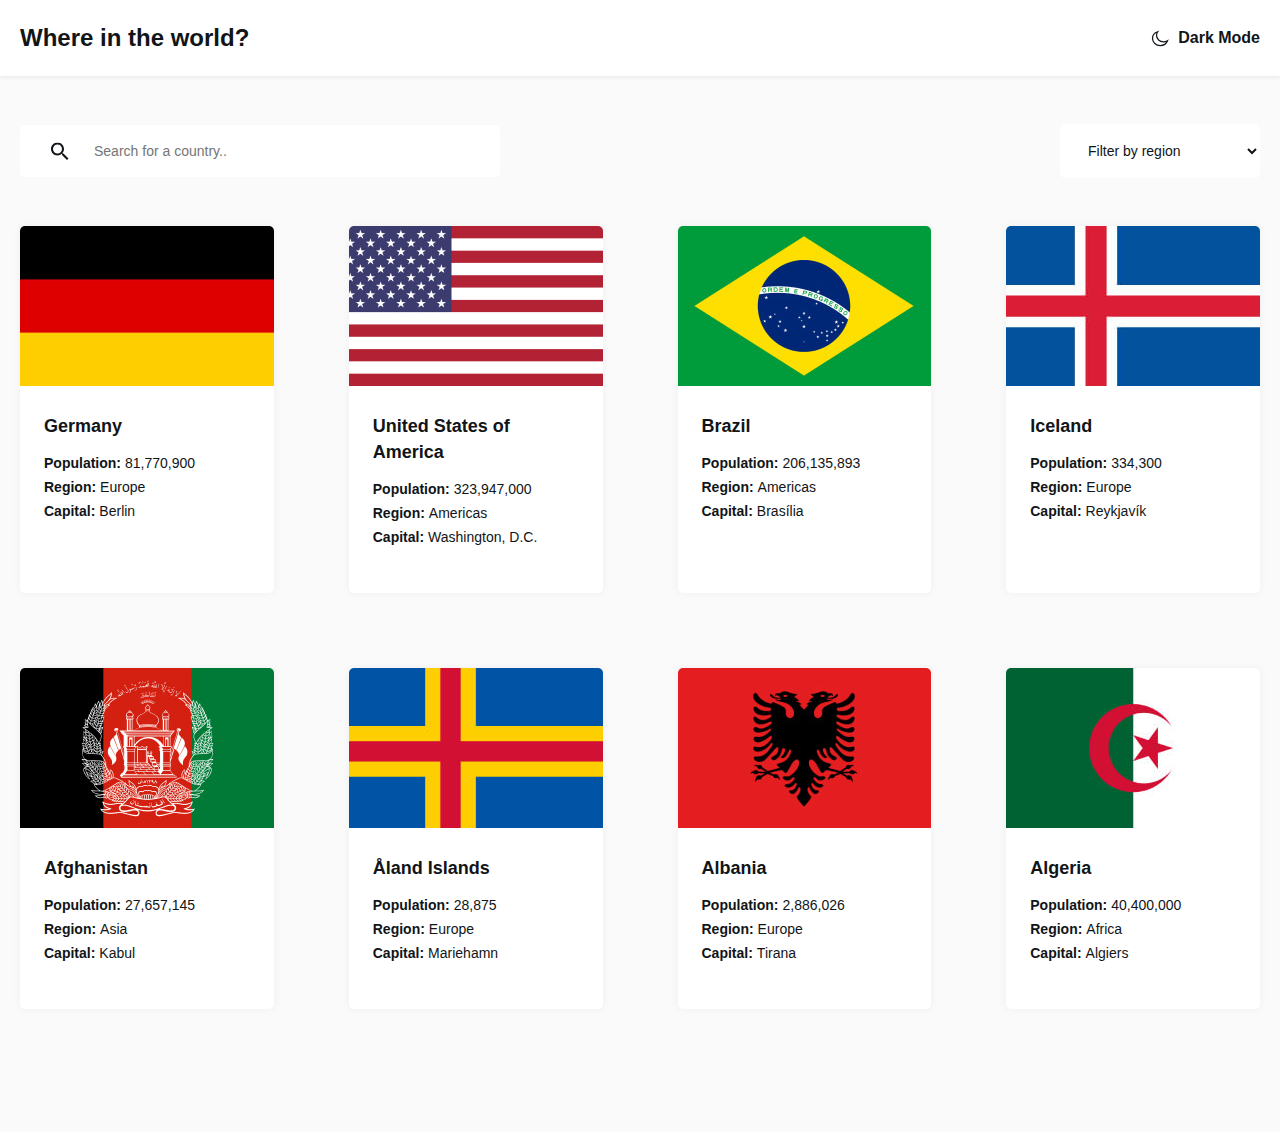
<file: index.html>
<!DOCTYPE html>
<html lang="en">
<head>
  <meta charset="UTF-8">
  <meta http-equiv="X-UA-Compatible" content="IE=edge">
  <meta name="viewport" content="width=device-width, initial-scale=1.0">
  <title>Countries</title>

  <!-- Stylesheets -->
  <link rel="stylesheet" href="css/normalize.css">
  <link rel="stylesheet" href="css/styles.css">
</head>
<body>
  <!-- site header -->
  <header class="site-header">
    <div class="site-header-container container">
      <a href="index.html" class="site-header-logo">Where in the world?</a>
      <button class="site-header-theme-toggler" type="button">
        <span class="site-header-theme-toggler-inner">
          <svg class="site-header-theme-toggler-icon" xmlns="http://www.w3.org/2000/svg" width="20" height="20">
            <path fill="#fff" fill-rule="evenodd" stroke="currentColor" stroke-width="1.25"
              d="M13.553 13.815c-3.884 0-7.034-2.887-7.034-6.447 0-1.343.448-2.586 1.212-3.618-3.04.945-5.231 3.581-5.231 6.688 0 3.9 3.45 7.062 7.704 7.062 3.389 0 6.266-2.007 7.296-4.796a7.458 7.458 0 0 1-3.947 1.111Z"
              clip-rule="evenodd" />
          </svg>
          <span class="site-header-theme-toggler-text">Dark Mode</span>
        </span>
      </button>
    </div>
  </header>
  <main class="main-content">
    <div class="container">
      <section>
        <!-- <h2>Filterlar</h2> -->
        <form class="filters" action="https://echo.htmlacademy.ru" method="GET">
          <div class="filters-search-wrapper">
            <svg class="filters-search-icon" xmlns="http://www.w3.org/2000/svg" width="18" height="18" fill="none"><path fill="currentColor" fill-rule="evenodd" d="M12.5 11h-.8l-.3-.3c1-1.1 1.6-2.6 1.6-4.2C13 2.9 10.1 0 6.5 0S0 2.9 0 6.5 2.9 13 6.5 13c1.6 0 3.1-.6 4.2-1.6l.3.3v.8l5 5 1.5-1.5-5-5Zm-6 0C4 11 2 9 2 6.5S4 2 6.5 2 11 4 11 6.5 9 11 6.5 11Z" clip-rule="evenodd"/></svg>

            <input class="filters-search-input" type="search" name="search" placeholder="Search for a country.."
            aria-label="Country name" required>
          </div>
          <select class="filters-region-select" name="region" aria-label="Regions">
            <option selected disabled>Filter by region</option>
            <option>Africa</option>
            <option>America</option>
            <option>Asia</option>
            <option>Europe</option>
            <option>Oceania</option>
          </select>
        </form>
      </section>
      <!-- countries -->
      <section class="index-countries">
        <!-- <h2>Countries list</h2> -->
        <ul class="index-countries-list">
          <li class="index-countries-item">
            <div class="index-country">
              <img class="index-country-flag" src="img/Flag_of_Germany.jpg" alt="Germany flag" width="264" height="160"
               srcset="img/Flag_of_Germany.jpg 1x, img/Flag_of_Germany@2x.jpg 2x">
              <div class="index-country-info">
                <h3 class="index-country-name">
                  <a class="index-country-link" href="countries.html">Germany</a> </h3>
                <dl class="index-country-details">
                  <div class="index-country-detail-item">
                    <dt class="index-country-details-title">Population:</dt>
                    <dd class="index-country-details-value">81,770,900</dd>
                  </div>
                  <div class="index-country-detail-item">
                    <dt class="index-country-details-title">Region:</dt>
                    <dd class="index-country-details-value">Europe</dd>
                  </div>
                  <div class="index-country-detail-item">
                    <dt class="index-country-details-title">Capital: </dt>
                    <dd class="index-country-details-value">Berlin</dd>
                  </div>
                </dl>
              </div>
            </div>
          </li>
          <li class="index-countries-item">
            <div class="index-country">
              <img class="index-country-flag" src="img/Flag_of_USA.jpg" alt="USA flag" width="264" height="160"
                srcset="img/Flag_of_USA.jpg 1x, img/Flag_of_USA@2x.jpg 2x">
              <div class="index-country-info">
                <h3 class="index-country-name">
                  <a class="index-country-link" href="countries.html">United States of America</a> </h3>
                <dl class="index-country-details">
                  <div class="index-country-detail-item">
                    <dt class="index-country-details-title">Population:</dt>
                    <dd class="index-country-details-value">323,947,000</dd>
                  </div>
                  <div class="index-country-detail-item">
                    <dt class="index-country-details-title">Region:</dt>
                    <dd class="index-country-details-value">Americas</dd>
                  </div>
                  <div class="index-country-detail-item">
                    <dt class="index-country-details-title">Capital: </dt>
                    <dd class="index-country-details-value">Washington, D.C.</dd>
                  </div>
                </dl>
              </div>
            </div>
          </li>
          <li class="index-countries-item">
            <div class="index-country">
              <img class="index-country-flag" src="img/Flag_of_Brazilya.jpg" alt="Brasil flag" width="264" height="160"
                srcset="img/Flag_of_Brazilya.jpg 1x, img/Flag_of_Brazilya@2x.jpg 2x">
              <div class="index-country-info">
                <h3 class="index-country-name">
                  <a class="index-country-link" href="countries.html">Brazil</a> </h3>
                <dl class="index-country-details">
                  <div class="index-country-detail-item">
                    <dt class="index-country-details-title">Population:</dt>
                    <dd class="index-country-details-value">206,135,893</dd>
                  </div>
                  <div class="index-country-detail-item">
                    <dt class="index-country-details-title">Region:</dt>
                    <dd class="index-country-details-value">Americas</dd>
                  </div>
                  <div class="index-country-detail-item">
                    <dt class="index-country-details-title">Capital: </dt>
                    <dd class="index-country-details-value">Brasília</dd>
                  </div>
                </dl>
              </div>
            </div>
          </li>
          <li class="index-countries-item">
            <div class="index-country">
              <img class="index-country-flag" src="img/Flag_of_Iceland.jpg" alt="Iceland flag" width="264" height="160"
                srcset="img/Flag_of_Iceland.jpg 1x, img/Flag_of_Iceland@2x.jpg 2x">
              <div class="index-country-info">
                <h3 class="index-country-name">
                  <a class="index-country-link" href="countries.html">Iceland</a> </h3>
                <dl class="index-country-details">
                  <div class="index-country-detail-item">
                    <dt class="index-country-details-title">Population:</dt>
                    <dd class="index-country-details-value">334,300</dd>
                  </div>
                  <div class="index-country-detail-item">
                    <dt class="index-country-details-title">Region:</dt>
                    <dd class="index-country-details-value">Europe</dd>
                  </div>
                  <div class="index-country-detail-item">
                    <dt class="index-country-details-title">Capital: </dt>
                    <dd class="index-country-details-value">Reykjavík</dd>
                  </div>
                </dl>
              </div>
            </div>
          </li>
          <li class="index-countries-item">
            <div class="index-country">
              <img class="index-country-flag" src="img/Flag_of_Afganistan.jpg" alt="Afghanistan flag" width="264" height="160"
                srcset="img/Flag_of_Afganistan.jpg 1x, img/Flag_of_Afganistan@2x.jpg 2x">
              <div class="index-country-info">
                <h3 class="index-country-name">
                  <a class="index-country-link" href="countries.html">Afghanistan</a> </h3>
                <dl class="index-country-details">
                  <div class="index-country-detail-item">
                    <dt class="index-country-details-title">Population:</dt>
                    <dd class="index-country-details-value">27,657,145</dd>
                  </div>
                  <div class="index-country-detail-item">
                    <dt class="index-country-details-title">Region:</dt>
                    <dd class="index-country-details-value">Asia</dd>
                  </div>
                  <div class="index-country-detail-item">
                    <dt class="index-country-details-title">Capital: </dt>
                    <dd class="index-country-details-value">Kabul</dd>
                  </div>
                </dl>
              </div>
            </div>
          </li>
          <li class="index-countries-item">
            <div class="index-country">
              <img class="index-country-flag" src="img/Flag_of_Aland.jpg" alt="Aland flag" width="264" height="160"
                srcset="img/Flag_of_Aland Island.jpg 1x, img/Flag_of_Aland@2x.jpg 2x">
              <div class="index-country-info">
                <h3 class="index-country-name">
                  <a class="index-country-link" href="countries.html">Åland Islands</a> </h3>
                <dl class="index-country-details">
                  <div class="index-country-detail-item">
                    <dt class="index-country-details-title">Population:</dt>
                    <dd class="index-country-details-value">28,875</dd>
                  </div>
                  <div class="index-country-detail-item">
                    <dt class="index-country-details-title">Region:</dt>
                    <dd class="index-country-details-value">Europe</dd>
                  </div>
                  <div class="index-country-detail-item">
                    <dt class="index-country-details-title">Capital: </dt>
                    <dd class="index-country-details-value">Mariehamn</dd>
                  </div>
                </dl>
              </div>
            </div>
          </li>
          <li class="index-countries-item">
            <div class="index-country">
              <img class="index-country-flag" src="img/Flag_of_Albania.jpg" alt="Albania flag" width="264" height="160"
                srcset="img/Flag_of_Albania.jpg 1x, img/Flag_of_Albania@2x.jpg 2x">
              <div class="index-country-info">
                <h3 class="index-country-name">
                  <a class="index-country-link" href="countries.html">Albania</a> </h3>
                <dl class="index-country-details">
                  <div class="index-country-detail-item">
                    <dt class="index-country-details-title">Population:</dt>
                    <dd class="index-country-details-value">2,886,026</dd>
                  </div>
                  <div class="index-country-detail-item">
                    <dt class="index-country-details-title">Region:</dt>
                    <dd class="index-country-details-value">Europe</dd>
                  </div>
                  <div class="index-country-detail-item">
                    <dt class="index-country-details-title">Capital: </dt>
                    <dd class="index-country-details-value">Tirana</dd>
                  </div>
                </dl>
              </div>
            </div>
          </li>
          <li class="index-countries-item">
            <div class="index-country">
              <img class="index-country-flag" src="img/Flag_of_Algeria.jpg" alt="Algeria flag" width="264" height="160"
                srcset="img/Flag_of_Algeria.jpg 1x, img/Flag_of_Algeria@2x.jpg 2x">
              <div class="index-country-info">
                <h3 class="index-country-name">
                  <a class="index-country-link" href="countries.html">Algeria</a> </h3>
                <dl class="index-country-details">
                  <div class="index-country-detail-item">
                    <dt class="index-country-details-title">Population:</dt>
                    <dd class="index-country-details-value">40,400,000</dd>
                  </div>
                  <div class="index-country-detail-item">
                    <dt class="index-country-details-title">Region:</dt>
                    <dd class="index-country-details-value">Africa</dd>
                  </div>
                  <div class="index-country-detail-item">
                    <dt class="index-country-details-title">Capital: </dt>
                    <dd class="index-country-details-value">Algiers</dd>
                  </div>
                </dl>
              </div>
            </div>
          </li>
        </ul>
      </section>
    </div>
  </main>


  <script src="js/main.js"></script>
</body>
</html>
</file>
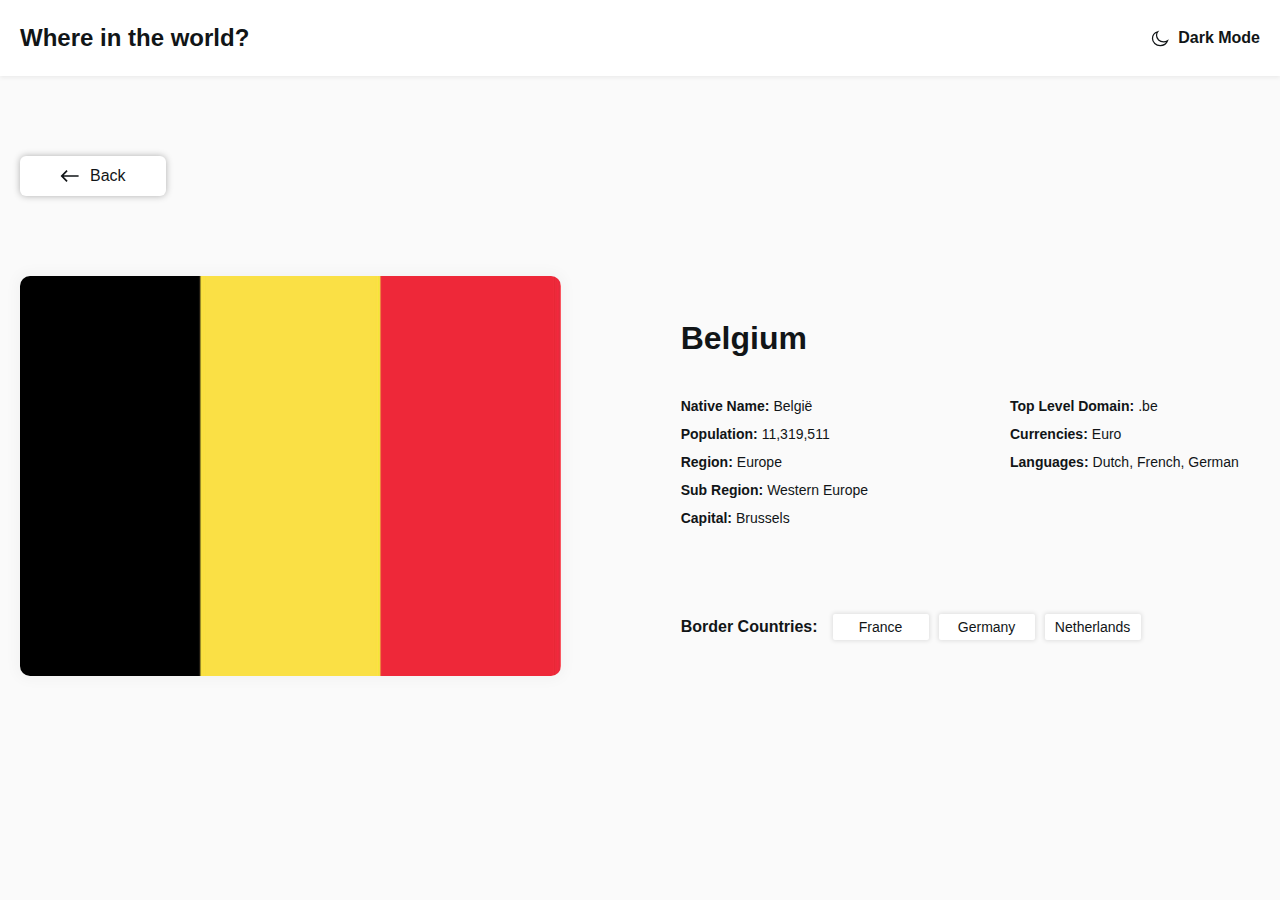
<file: countries.html>
<!DOCTYPE html>
<html lang="en">
<head>
  <meta charset="UTF-8">
  <meta http-equiv="X-UA-Compatible" content="IE=edge">
  <meta name="viewport" content="width=device-width, initial-scale=1.0">
  <title>Countries</title>

  <!-- Stylesheets -->
  <link rel="stylesheet" href="css/normalize.css">
  <link rel="stylesheet" href="css/styles.css">
</head>
<body>
  <!-- site header -->
  <header class="site-header">
    <div class="site-header-container container">
      <a href="index.html" class="site-header-logo">Where in the world?</a>
      <button class="site-header-theme-toggler" type="button">
        <span class="site-header-theme-toggler-inner">
          <svg class="site-header-theme-toggler-icon" xmlns="http://www.w3.org/2000/svg" width="20" height="20">
            <path fill="#fff" fill-rule="evenodd" stroke="currentColor" stroke-width="1.25"
              d="M13.553 13.815c-3.884 0-7.034-2.887-7.034-6.447 0-1.343.448-2.586 1.212-3.618-3.04.945-5.231 3.581-5.231 6.688 0 3.9 3.45 7.062 7.704 7.062 3.389 0 6.266-2.007 7.296-4.796a7.458 7.458 0 0 1-3.947 1.111Z"
              clip-rule="evenodd" />
          </svg>
          <span class="site-header-theme-toggler-text">Dark Mode</span>
        </span>
      </button>
    </div>
  </header>
  <main class="main-content main-content-inner country-page">
    <div class="container">
      <div class="country-page-back-wrapper">
        <a class="country-page-back-link" href="index.html">
          <svg class="country-page-back-icon" width="20" height="20" viewBox="0 0 20 20" xmlns="http://www.w3.org/2000/svg">
            <g id="call-made">
              <path id="Shape" fill-rule="evenodd" clip-rule="evenodd"
                d="M6.46447 4.10744L7.64298 5.28596L3.75389 9.17504L18.6031 9.17504L18.6031 10.825L3.75389 10.825L7.64298 14.714L6.46447 15.8926L0.57191 10L6.46447 4.10744Z"
                fill="currentColor" />
            </g>
          </svg>
          <span class="country-page-back-text">Back</span>
        </a>
      </div>
      <div class="country-page-flag-info">
        <img class="country-page-flag" src="img/big-Belgium-flag.jpg" alt="Belgiya flag" width="560" height="400" srcset="img/big-Belgium-flag.jpg 1x, img/big-Belgium-flag@2x.jpg 2x">
        <div class="country-page-info">
          <h1 class="country-page-title">Belgium</h1>
          <div class="country-page-dls-wrapper">
            <dl class="country-page-details">
              <div class="country-page-details-item">
                <dt class="country-page-details-title">Native Name:</dt>
                <dd class="country-page-details-value">België</dd>
              </div>
              <div class="country-page-details-item">
                <dt class="country-page-details-title">Population:</dt>
                <dd class="country-page-details-value">11,319,511</dd>
              </div>
              <div class="country-page-details-item">
                <dt class="country-page-details-title">Region:</dt>
                <dd class="country-page-details-value">Europe</dd>
              </div>
              <div class="country-page-details-item">
                <dt class="country-page-details-title">Sub Region:</dt>
                <dd class="country-page-details-value">Western Europe</dd>
              </div>
              <div class="country-page-details-item">
                <dt class="country-page-details-title">Capital:</dt>
                <dd class="country-page-details-value">Brussels</dd>
              </div>
            </dl>
            <dl class="country-page-details">
              <div class="country-page-details-item">
                <dt class="country-page-details-title">Top Level Domain:</dt>
                <dd class="country-page-details-value">.be</dd>
              </div>
              <div class="country-page-details-item">
                <dt class="country-page-details-title">Currencies:</dt>
                <dd class="country-page-details-value">Euro</dd>
              </div>
              <div class="country-page-details-item">
                <dt class="country-page-details-title">Languages:</dt>
                <dd class="country-page-details-value">Dutch, French, German</dd>
              </div>
            </dl>
          </div>
          <section class="country-page-border-countries">
            <h2 class="country-border-countries-heading">Border Countries:</h2>
            <div class="country-page-border-countries-list">
              <a href="country.html" class="country-page-border-country-link">France</a>
              <a href="country.html" class="country-page-border-country-link">Germany</a>
              <a href="country.html" class="country-page-border-country-link">Netherlands</a>
            </div>
          </section>
        </div>
      </div>
    </div>
  </main>


  <script src="js/main.js"></script>
</body>
</html>
</file>
<file: css/styles.css>
/* custom props */
:root{
  --body-bg: #fafafa;
  --element-bg: #fff;
  --text-color: #111517;
}
@font-face {
  font-family: "Nunito Sans 10pt";
  src: url("NunitoSans10pt-SemiBold.woff2") format("woff2"),
    url("NunitoSans10pt-SemiBold.woff") format("woff");
  font-weight: 600;
  font-style: normal;
  font-display: swap;
}

@font-face {
  font-family: "Nunito Sans 10pt";
  src: url("NunitoSans10pt-Light.woff2") format("woff2"),
    url("NunitoSans10pt-Light.woff") format("woff");
  font-weight: 300;
  font-style: normal;
  font-display: swap;
}

@font-face {
  font-family: "Nunito Sans 10pt";
  src: url("NunitoSans10pt-Regular.woff2") format("woff2"),
    url("NunitoSans10pt-Regular.woff") format("woff");
  font-weight: normal;
  font-style: normal;
  font-display: swap;
}

@font-face {
  font-family: "Nunito Sans 10pt";
  src: url("NunitoSans10pt-ExtraBold.woff2") format("woff2"),
    url("NunitoSans10pt-ExtraBold.woff") format("woff");
  font-weight: bold;
  font-style: normal;
  font-display: swap;
}
/* GLOBAL */
html {
  box-sizing: border-box;
  height: 100%;
  scroll-behavior: smooth;
}

*,
*::before,
*::after {
  box-sizing: inherit;
}

body {
  display: flex;
  flex-direction: column;
  height: 100%;
  padding: 0;
  margin: 0;
  font-family: "Nunito Sans", "Arial", sans-serif;
  font-size: 14px;
  line-height: 16px;
  background-color: var(--body-bg);
  color: var(--text-color);
  transition: background-color 0.4s ease, color 0.4s ease;
}

img {
  max-width: 100%;
  height: auto;
}

a{
  text-decoration: none;
}
.dark-mode{
  --body-bg: #202c36;
  --element-bg: #283844;
  --text-color: #fff;
}
/* AUTOFILL-STYLES */
/*input:-webkit-autofill,
input:-webkit-autofill:hover,
input:-webkit-autofill:focus,
textarea:-webkit-autofill,
textarea:-webkit-autofill:hover,
textarea:-webkit-autofill:focus,
select:-webkit-autofill,
select:-webkit-autofill:hover,
select:-webkit-autofill:focus {
  border-color: transparent;
  -webkit-text-fill-color: inherit;
  -webkit-box-shadow: 0 0 0px 1000px #fff inset;
}*/


/* PLACEHOLDER-STYLES */
/*::-webkit-input-placeholder,
::-moz-placeholder,
:-ms-input-placeholder,
:-moz-placeholder {
  color: rgba(52, 49, 61, 0.5);
  opacity: 1;
}*/


/* VISUALLY-HIDDEN */
.visually-hidden {
  position: absolute;
  width: 1px;
  height: 1px;
  margin: -1px;
  border: 0;
  padding: 0;
  clip: rect(0 0 0 0);
  overflow: hidden;
}


/* CONTAINER */
.container {
  width: 100%;
  max-width: 1320px;
  padding-left: 20px;
  padding-right: 20px;
  margin-left: auto;
  margin-right: auto;
}


/* MAIN-CONTENT */
.main-content {
  flex-grow: 1;
  padding-top: 48px;
  padding-bottom: 48px;
}
.main-content-inner{
  padding-top: 80px;
}
/* site header */
.site-header {
  padding-top: 24px;
  padding-bottom: 24px;
  background-color: var(--element-bg);
  box-shadow: 0px 2px 4px rgba(0,0,0, 0.06);
  white-space: nowrap;
}

.site-header-container {
  display: flex;
  justify-content: space-between;
  align-items: center;
}

.site-header-logo {
  font-size: 24px;
  line-height: normal;
  font-weight: 800;
  color: var(--text-color);
}
.site-header-logo:hover{
  opacity: 0.8;
}
.site-header-logo:active {
  opacity: 0.6;
}
.site-header-theme-toggler {
  padding: 0;
  border: 0;
  background-color: transparent;
  cursor: pointer;
  color: var(--text-color);
}
.site-header-theme-toggler:hover{
  opacity: 0.8;
}
.site-header-theme-toggler:active {
  opacity: 0.6;
}
.site-header-theme-toggler-inner {
  display: flex;
  align-items: center;
}

.site-header-theme-toggler-text {
  margin-left: 8px;
  font-size: 16px;
  line-height: 22px;
  font-weight: 600;

}

/* filters */
.filters {
  display: flex;
  justify-content: space-between;
  align-items: center;
  margin-bottom: 48px;
}
.filters-search-wrapper{
  position: relative;
}
.filters-search-icon{
  position: absolute;
  top: 21px;
  left: 31px;
  transform: translateY(-20%);
  color: var(--text-color);
  pointer-events: none;
}
.filters-search-input {
  min-width: 480px;
  padding: 18px 74px;
  border: 0;
  border-radius: 5px;
  background-color: var(--element-bg);
  color: var(--text-color);
  box-shadow: 0px,2px,9px rgba(0,0,0, 0.06)
}

.filters-region-select {
  min-width: 200px;
  padding: 18px 24px;
  border: 0;
  border-radius: 5px;
  background-color: var(--element-bg);
  color: var(--text-color);
  box-shadow: 0px,2px,9px rgba(0,0,0, 0.06)
}

/* index country */
.index-countries-list {
  display: flex;
  flex-wrap: wrap;
  padding: 0;
  margin: 0;
  margin-left: -75px;
  list-style: none;
}

.index-countries-item {
  display: flex;
  flex-direction: column;
  width: calc(25% - 75px);
  margin-left: 75px;
  margin-bottom: 75px;

}

.index-country {
  flex-grow: 1;
  border-radius: 5px;
  overflow: hidden;
  background-color: var(--element-bg);
  color: var(--text-color);
  box-shadow: 0px 0px 7px 2px rgba(0,0,0, 0.03)
}
.index-country-link{
  color: var(--text-color);
}
.index-country-flag {
  width: 100%;
  height: 160px;
  object-fit: cover;
}

.index-country-info {
  padding: 24px 24px 48px;
}

.index-country-name {
  margin-top: 0;
  margin-bottom: 16px;
  font-size: 18px;
  line-height: 26px;
  font-weight: bold;
}

.index-country-details {
  margin: 0;
}
.index-country-detail-item{
  display: flex;
  flex-wrap: wrap;
}
.index-country-detail-item:not(:last-child) {
  margin-bottom: 8px;
}

.index-country-details-title {
  font-weight: 600;
}

.index-country-details-value {
  margin-left: 4px;
}

/* country page */
.country-page-back-wrapper {
  margin-bottom: 80px;
}

.country-page-back-link {
  display: inline-flex;
  align-items: center;
  padding: 10px 40px;
  border-radius: 6px;
  background-color: var(--element-bg);
  color: var(--text-color);
  box-shadow: 0px 0px 7px rgba(0, 0, 0, 0.3);

}
.country-page-back-link:hover{
  opacity: 0.8;
}
.country-page-back-link:active {
  opacity: 0.8;
}
.country-page-back-icon {
  width: 20px;
  height: 20px;
  margin-right: 10px;
}

.country-page-back-text {
  font-size: 16px;
  line-height: 20px;
}


/* page-flag */
.country-page-flag-info{
  display: flex;
}
.country-page-flag{
  width: 560px;
  height: 400px;
  margin-right: 120px;
  object-fit: cover;
  box-shadow: 0px 0px 14px 4px rgba(0, 0, 0, 0.03);
  border-radius: 10px;
}

.country-page-info {
  width: 600px;
  padding-top: 40px;
}

.country-page-title {
  margin-top: 0;
  margin-bottom: 24px;
  font-size: 32px;
  line-height: 44px;
  font-weight: 800;
}

.country-page-dls-wrapper {
  display: flex;
  justify-content: space-between;
  margin-bottom: 70px;
}

.country-page-details {
  width: 250px;
}
.country-page-details-item{
  display: flex;
}
.country-page-details-item:not(:last-child) {
  margin-bottom: 12px;
}

.country-page-details-title {
  margin-right: 4px;
  font-weight: 600;
}

.country-page-details-value {
  margin: 0;
  font-weight: 300;
}
.country-page-border-countries {
  display: flex;
  align-items: center;
}

.country-border-countries-heading {
  margin-top: 0;
  margin-bottom: 0;
  margin-right: 15px;
  font-weight: 600;
  font-size: 16px;
  line-height: 20px;
}

.country-page-border-countries-list {
  display: flex;
  flex-wrap: wrap;
}

.country-page-border-country-link {
  min-width: 96px;
  padding: 5px 10px;
  margin-top: 4px;
  margin-bottom: 4px;
  border-radius: 2px;
  background-color: var(--element-bg);
  color: var(--text-color);
  text-align: center;
  box-shadow: 0px 0px 4px 1px rgba(0, 0, 0, 0.11);
  transition: background-color 0.4s ease, color 0.4s ease;

}

.country-page-border-country-link:not(:last-child){
  margin-right: 10px;
}
.country-page-border-country-link:hover{
  opacity: 0.8;
}
.country-page-border-country-link:active {
  opacity: 0.6;
}














@media
only screen and (-webkit-min-device-pixel-ratio: 2),
only screen and (   min--moz-device-pixel-ratio: 2),
only screen and (     -o-min-device-pixel-ratio: 2/1),
only screen and (        min-device-pixel-ratio: 2),
only screen and (                min-resolution: 192dpi),
only screen and (                min-resolution: 2dppx) {

}
</file>
